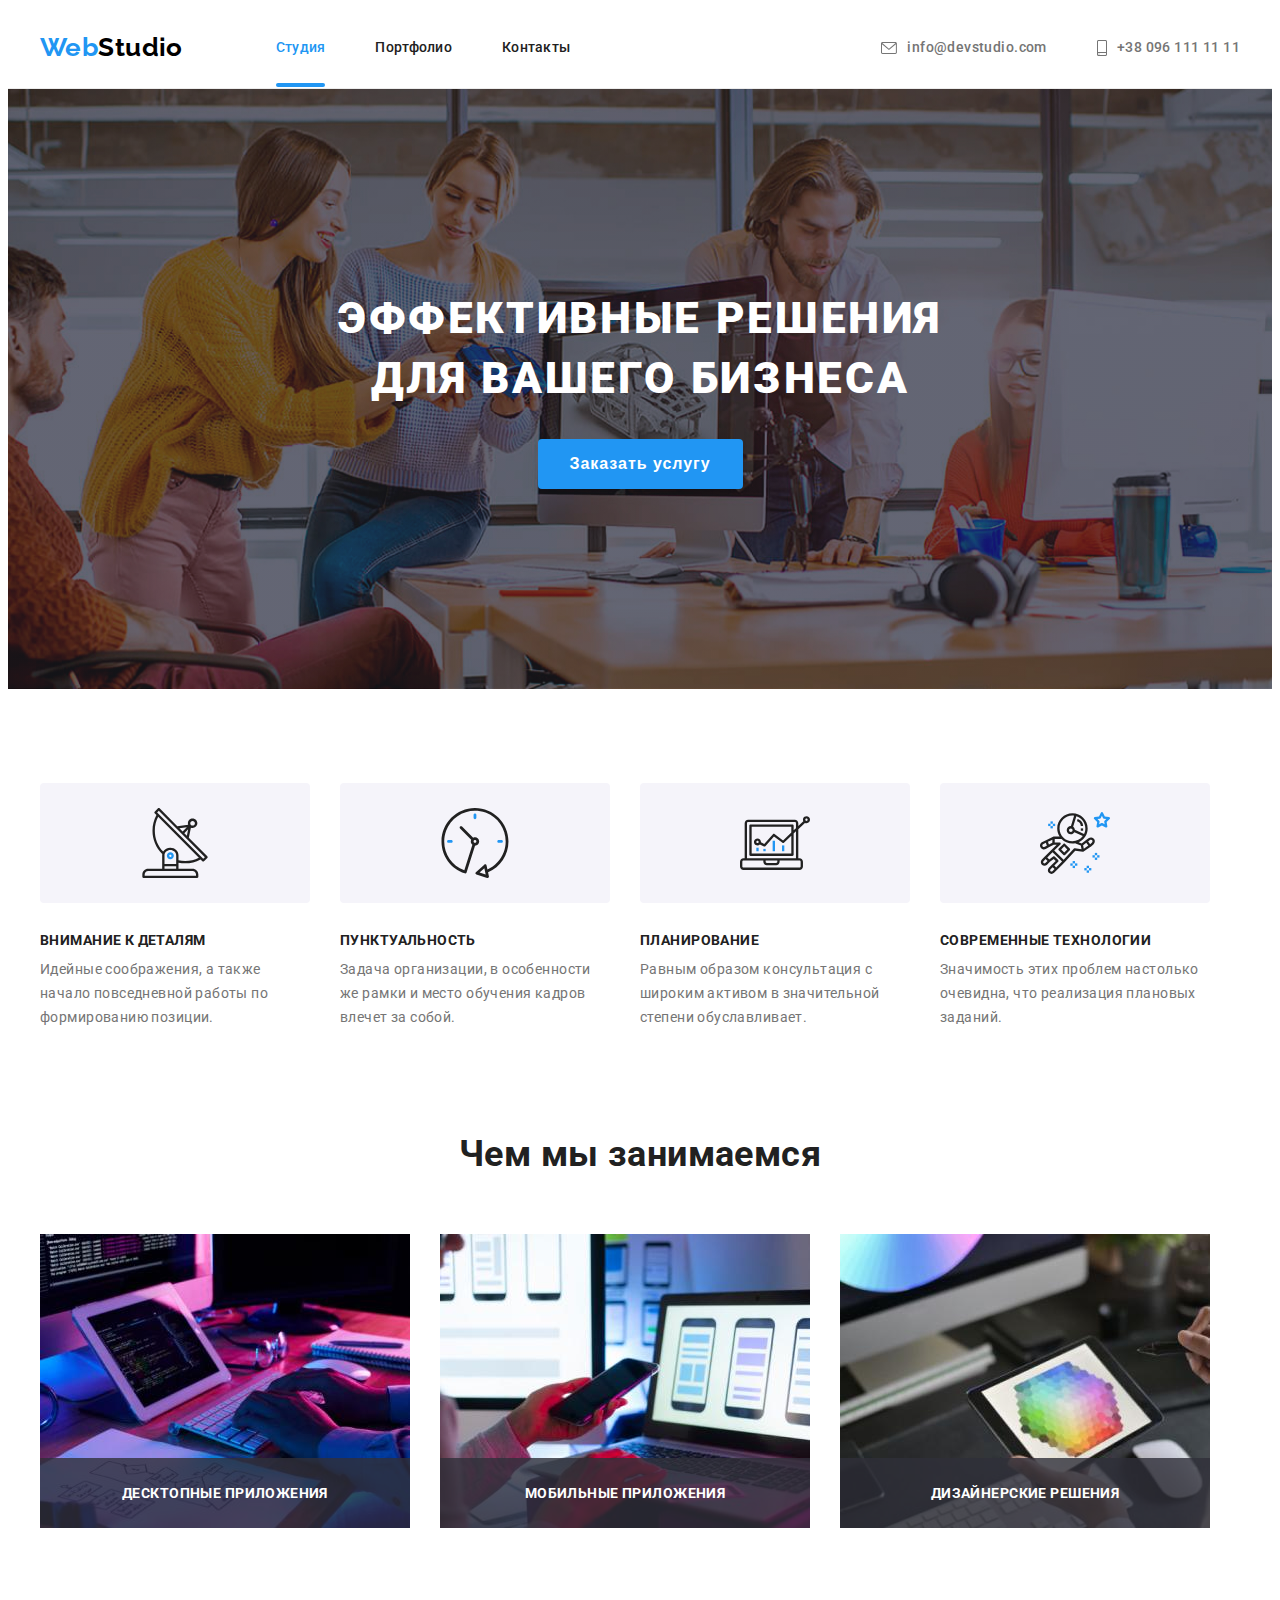
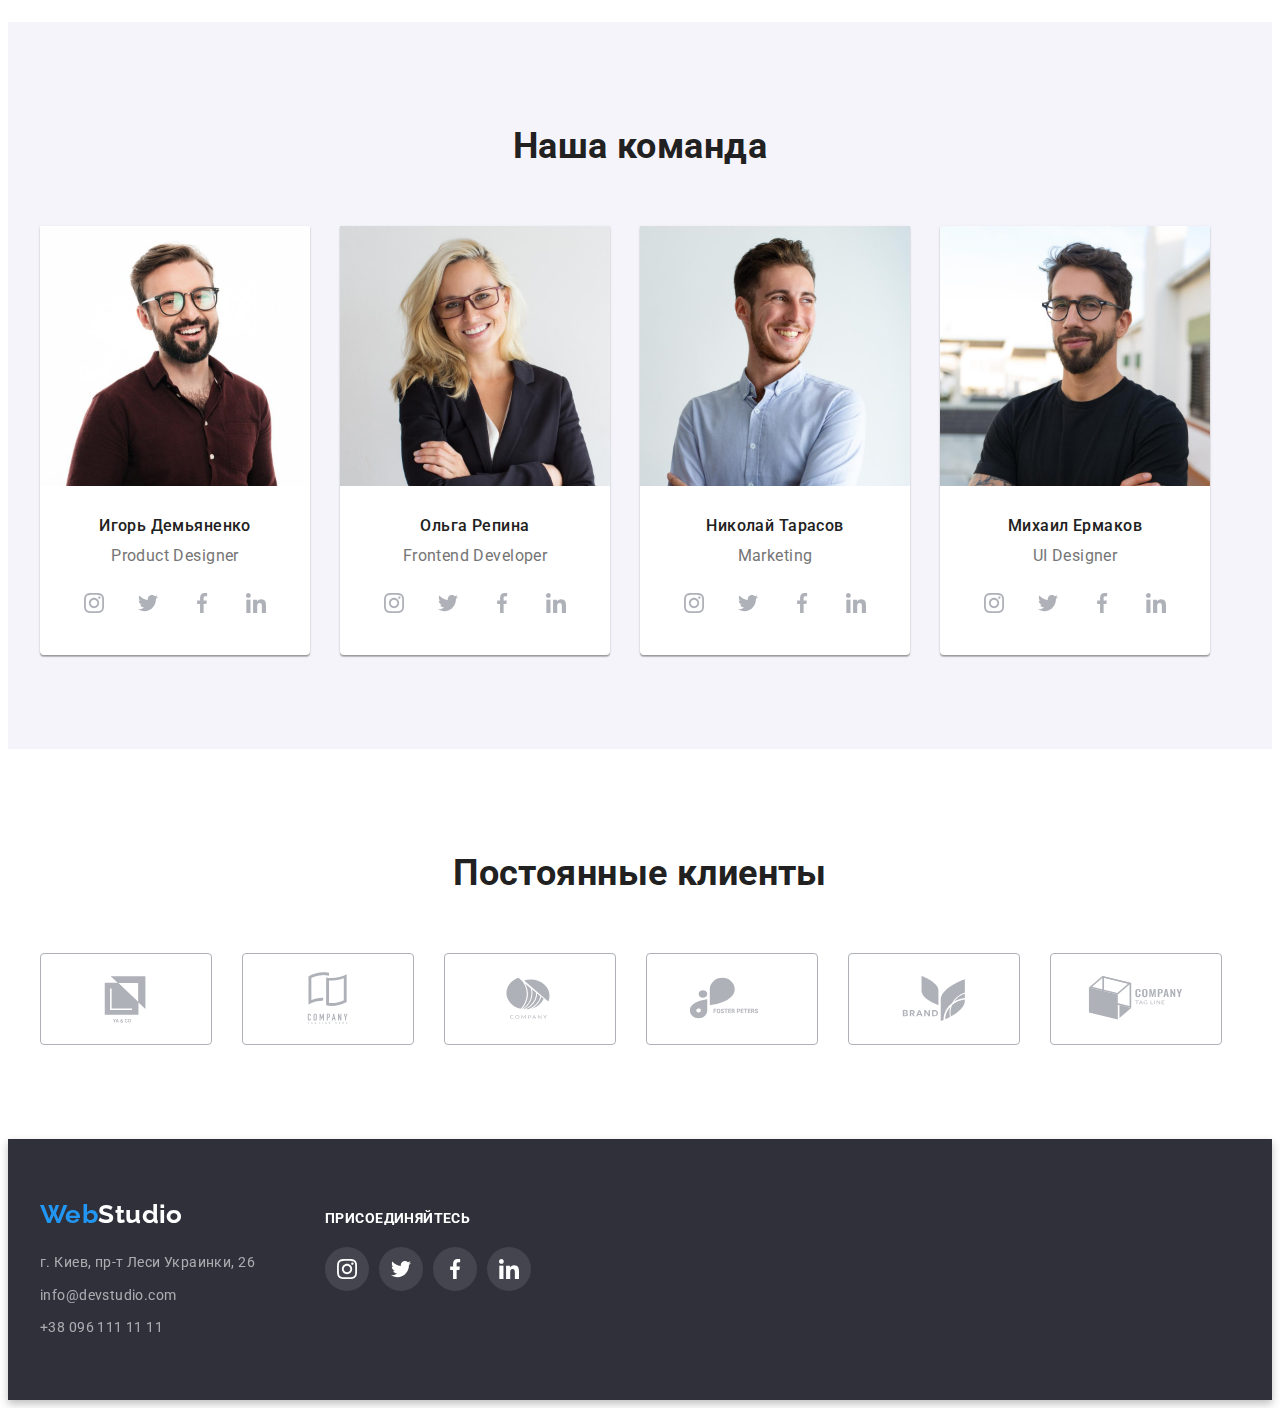
<file: index.html>
<!DOCTYPE html>
<html lang="ru">
  <head>
    <meta charset="UTF-8" />
    <meta http-equiv="X-UA-Compatible" content="IE=edge" />
    <meta name="viewport" content="width=device-width, initial-scale=1.0" />
    <link
      rel="stylesheet"
      href="https://cdnjs.cloudflare.com/ajax/libs/modern-normalize/1.1.0/modern-normalize.min.css"
      integrity="sha512-wpPYUAdjBVSE4KJnH1VR1HeZfpl1ub8YT/NKx4PuQ5NmX2tKuGu6U/JRp5y+Y8XG2tV+wKQpNHVUX03MfMFn9Q=="
      crossorigin="anonymous"
      referrerpolicy="no-referrer"
    />
    <link rel="preconnect" href="https://fonts.googleapis.com" />
    <link rel="preconnect" href="https://fonts.gstatic.com" crossorigin />
    <link
      href="https://fonts.googleapis.com/css2?family=Raleway:wght@700&family=Roboto:wght@400;500;700;900&display=swap"
      rel="stylesheet"
    />
    <link rel="stylesheet" href="./css/styles.css" />
    <title>WebStudio</title>
  </head>
  <body>
    <!-- header section -->
    <header class="header">
      <!-- navigation section -->
      <div class="container">
        <nav class="site-navigation">
          <a class="logo" href="./index.html">Web<span class="logo-header">Studio</span></a>
          <ul class="site-navigation-list">
            <li class="site-navigation-item">
              <a class="site-navigation-link current" href="./index.html">Студия</a>
            </li>
            <li class="site-navigation-item">
              <a class="site-navigation-link" href="./portfolio.html">Портфолио</a>
            </li>
            <li class="site-navigation-item">
              <a class="site-navigation-link" href="./contacts.html">Контакты</a>
            </li>
          </ul>
        </nav>
        <!-- contacts section -->
        <ul class="contacts-list">
          <li class="contacts-item">
            <a class="contacts-link" href="mailto:info@devstudio.com">
              <svg class="contacts-icon" width="16" height="12">
                <use href="./images/icons.svg#icon-envelope"></use>
              </svg>
              info@devstudio.com</a
            >
          </li>
          <li class="contacts-item">
            <a class="contacts-link" href="tel:+380961111111">
              <svg class="contacts-icon" width="10" height="16">
                <use contacts-icon href="./images/icons.svg#icon-phone"></use>
              </svg>
              +38 096 111 11 11
            </a>
          </li>
        </ul>
      </div>
    </header>
    <main>
      <!-- hero section -->
      <section class="hero">
        <div class="container">
          <h1 class="hero-title">Эффективные решения для вашего бизнеса</h1>
          <button class="hero-button button" data-modal-open type="button">Заказать услугу</button>
          <div class="backdrop is-hidden" data-modal>
            <div class="modal">
              <button class="modal-close-button button" data-modal-close type="button">
                <svg class="close-icon" width="18" height="18">
                  <use href="./images/icons.svg#icon-close"></use>
                </svg>
              </button>
            </div>
          </div>
        </div>
      </section>
      <!-- our advantages -->
      <section class="section">
        <h2 class="visually-hidden">Наши приемущества</h2>
        <div class="container">
          <ul class="advantages-list">
            <li class="advantages-item">
              <div class="advantages-picture">
                <svg width="70" height="70">
                  <use href="./images/icons.svg#icon-antenna"></use>
                </svg>
              </div>
              <h3 class="advantages-title">Внимание к деталям</h3>
              <p class="advantages-text">
                Идейные соображения, а также начало повседневной работы по формированию позиции.
              </p>
            </li>
            <li class="advantages-item">
              <div class="advantages-picture">
                <svg width="70" height="70">
                  <use href="./images/icons.svg#icon-clock"></use>
                </svg>
              </div>
              <h3 class="advantages-title">Пунктуальность</h3>
              <p class="advantages-text">
                Задача организации, в особенности же рамки и место обучения кадров влечет за собой.
              </p>
            </li>
            <li class="advantages-item">
              <div class="advantages-picture">
                <svg width="70" height="70">
                  <use href="./images/icons.svg#icon-diagram"></use>
                </svg>
              </div>
              <h3 class="advantages-title">Планирование</h3>
              <p class="advantages-text">
                Равным образом консультация с широким активом в значительной степени обуславливает.
              </p>
            </li>
            <li class="advantages-item">
              <div class="advantages-picture">
                <svg width="70" height="70">
                  <use href="./images/icons.svg#icon-astronaut"></use>
                </svg>
              </div>
              <h3 class="advantages-title">Современные технологии</h3>
              <p class="advantages-text">
                Значимость этих проблем настолько очевидна, что реализация плановых заданий.
              </p>
            </li>
          </ul>
        </div>
      </section>
      <!-- what we do section -->
      <section class="what-we-do-section section">
        <div class="container">
          <h2 class="section-title">Чем мы занимаемся</h2>
          <ul class="what-we-do-list">
            <li class="what-we-do-item">
              <img src="./images/box1.jpg" width="370" height="294" alt="box1" />
              <h3 class="what-we-do-item-overlay-title">Десктопные приложения</h3>
            </li>
            <li class="what-we-do-item">
              <img src="./images/box2.jpg" width="370" height="294" alt="box2" />
              <h3 class="what-we-do-item-overlay-title">Мобильные приложения</h3>
            </li>
            <li class="what-we-do-item">
              <img src="./images/box3.jpg" width="370" height="294" alt="box3" />
              <h3 class="what-we-do-item-overlay-title">Дизайнерские решения</h3>
            </li>
          </ul>
        </div>
      </section>
      <!-- our team section -->
      <section class="teammate-section section">
        <div class="container">
          <h2 class="section-title">Наша команда</h2>
          <ul class="teammate-list">
            <li class="teammate-item">
              <img src="./images/team-card-1.jpg" width="270" height="260" alt="Игорь Демьяненко" />
              <div class="teammate-description">
                <h3 class="teammate-title">Игорь Демьяненко</h3>
                <p class="teammate-text">Product Designer</p>
                <ul class="socials-list">
                  <li class="socials-item">
                    <a href="https://instagram.com/" target="_blank" class="socials-link">
                      <svg class="socials-icon" width="20" height="20">
                        <use href="./images/icons.svg#icon-instagram"></use>
                      </svg>
                    </a>
                  </li>
                  <li class="socials-item">
                    <a href="https://twitter.com/" target="_blank" class="socials-link">
                      <svg class="social-icon" width="20" height="20">
                        <use href="./images/icons.svg#icon-twitter"></use>
                      </svg>
                    </a>
                  </li>
                  <li class="socials-item">
                    <a href="https://facebook.com/" target="_blank" class="socials-link">
                      <svg class="socials-icon" width="20" height="20">
                        <use href="./images/icons.svg#icon-facebook"></use>
                      </svg>
                    </a>
                  </li>
                  <li class="socials-item">
                    <a href="https://linkedin.com/" target="_blank" class="socials-link">
                      <svg class="socials-icon" width="20" height="20">
                        <use href="./images/icons.svg#icon-linkedin"></use>
                      </svg>
                    </a>
                  </li>
                </ul>
              </div>
            </li>
            <li class="teammate-item">
              <img src="./images/team-card-2.jpg" width="270" height="260" alt="Ольга Репина" />
              <div class="teammate-description">
                <h3 class="teammate-title">Ольга Репина</h3>
                <p class="teammate-text">Frontend Developer</p>
                <ul class="socials-list">
                  <li class="socials-item">
                    <a href="https://instagram.com/" target="_blank" class="socials-link">
                      <svg class="socials-icon" width="20" height="20">
                        <use href="./images/icons.svg#icon-instagram"></use>
                      </svg>
                    </a>
                  </li>
                  <li class="socials-item">
                    <a href="https://twitter.com/" target="_blank" class="socials-link">
                      <svg class="social-icon" width="20" height="20">
                        <use href="./images/icons.svg#icon-twitter"></use>
                      </svg>
                    </a>
                  </li>
                  <li class="socials-item">
                    <a href="https://facebook.com/" target="_blank" class="socials-link">
                      <svg class="socials-icon" width="20" height="20">
                        <use href="./images/icons.svg#icon-facebook"></use>
                      </svg>
                    </a>
                  </li>
                  <li class="socials-item">
                    <a href="https://linkedin.com/" target="_blank" class="socials-link">
                      <svg class="socials-icon" width="20" height="20">
                        <use href="./images/icons.svg#icon-linkedin"></use>
                      </svg>
                    </a>
                  </li>
                </ul>
              </div>
            </li>
            <li class="teammate-item">
              <img src="./images/team-card-3.jpg" width="270" height="260" alt="Николай Тарасов" />
              <div class="teammate-description">
                <h3 class="teammate-title">Николай Тарасов</h3>
                <p class="teammate-text">Marketing</p>
                <ul class="socials-list">
                  <li class="socials-item">
                    <a href="https://instagram.com/" target="_blank" class="socials-link">
                      <svg class="socials-icon" width="20" height="20">
                        <use href="./images/icons.svg#icon-instagram"></use>
                      </svg>
                    </a>
                  </li>
                  <li class="socials-item">
                    <a href="https://twitter.com/" target="_blank" class="socials-link">
                      <svg class="social-icon" width="20" height="20">
                        <use href="./images/icons.svg#icon-twitter"></use>
                      </svg>
                    </a>
                  </li>
                  <li class="socials-item">
                    <a href="https://facebook.com/" target="_blank" class="socials-link">
                      <svg class="socials-icon" width="20" height="20">
                        <use href="./images/icons.svg#icon-facebook"></use>
                      </svg>
                    </a>
                  </li>
                  <li class="socials-item">
                    <a href="https://linkedin.com/" target="_blank" class="socials-link">
                      <svg class="socials-icon" width="20" height="20">
                        <use href="./images/icons.svg#icon-linkedin"></use>
                      </svg>
                    </a>
                  </li>
                </ul>
              </div>
            </li>
            <li class="teammate-item">
              <img src="./images/team-card-4.jpg" width="270" height="260" alt="Михаил Ермаков" />
              <div class="teammate-description">
                <h3 class="teammate-title">Михаил Ермаков</h3>
                <p class="teammate-text">UI Designer</p>
                <ul class="socials-list">
                  <li class="socials-item">
                    <a href="https://instagram.com/" target="_blank" class="socials-link">
                      <svg class="socials-icon" width="20" height="20">
                        <use href="./images/icons.svg#icon-instagram"></use>
                      </svg>
                    </a>
                  </li>
                  <li class="socials-item">
                    <a href="https://twitter.com/" target="_blank" class="socials-link">
                      <svg class="social-icon" width="20" height="20">
                        <use href="./images/icons.svg#icon-twitter"></use>
                      </svg>
                    </a>
                  </li>
                  <li class="socials-item">
                    <a href="https://facebook.com/" target="_blank" class="socials-link">
                      <svg class="socials-icon" width="20" height="20">
                        <use href="./images/icons.svg#icon-facebook"></use>
                      </svg>
                    </a>
                  </li>
                  <li class="socials-item">
                    <a href="https://linkedin.com/" target="_blank" class="socials-link">
                      <svg class="socials-icon" width="20" height="20">
                        <use href="./images/icons.svg#icon-linkedin"></use>
                      </svg>
                    </a>
                  </li>
                </ul>
              </div>
            </li>
          </ul>
        </div>
      </section>
      <section class="section">
        <div class="container">
          <h2 class="section-title">Постоянные клиенты</h2>
          <ul class="clients-list">
            <li class="clients-item">
              <a href="" class="clients-link">
                <svg class="clients-icon" width="106" height="60">
                  <use href="./images/icons.svg#icon-client-1"></use>
                </svg>
              </a>
            </li>
            <li class="clients-item">
              <a href="" class="clients-link">
                <svg class="clients-icon" width="106" height="60">
                  <use href="./images/icons.svg#icon-client-2"></use>
                </svg>
              </a>
            </li>
            <li class="clients-item">
              <a href="" class="clients-link">
                <svg class="clients-icon" width="106" height="60">
                  <use href="./images/icons.svg#icon-client-3"></use>
                </svg>
              </a>
            </li>
            <li class="clients-item">
              <a href="" class="clients-link">
                <svg class="clients-icon" width="106" height="60">
                  <use href="./images/icons.svg#icon-client-4"></use>
                </svg>
              </a>
            </li>
            <li class="clients-item">
              <a href="" class="clients-link">
                <svg class="clients-icon" width="106" height="60">
                  <use href="./images/icons.svg#icon-client-5"></use>
                </svg>
              </a>
            </li>
            <li class="clients-item">
              <a href="" class="clients-link">
                <svg class="clients-icon" width="106" height="60">
                  <use href="./images/icons.svg#icon-client-6"></use>
                </svg>
              </a>
            </li>
          </ul>
        </div>
      </section>
    </main>
    <!-- footer section -->
    <footer class="footer">
      <div class="container">
        <div class="footer-address">
          <a class="logo" href="/">Web<span class="logo-footer">Studio</span></a>
          <address class="address">
            <ul class="address-list">
              <li class="address-item">
                <a class="address-link" href="/">г. Киев, пр-т Леси Украинки, 26</a>
              </li>
              <li class="address-item">
                <a class="address-link" href="mailto:info@devstudio.com">info@devstudio.com</a>
              </li>
              <li class="address-item">
                <a class="address-link" href="tel:+380961111111">+38 096 111 11 11</a>
              </li>
            </ul>
          </address>
        </div>
        <div class="footer-socials">
          <h3 class="footer-socials-title">Присоединяйтесь</h3>
          <ul class="footer-socials-list">
            <li class="footer-socials-item">
              <a href="https://instagram.com/" target="_blank" class="footer-socials-link">
                <svg class="socials-icon" width="20" height="20">
                  <use href="./images/icons.svg#icon-instagram"></use>
                </svg>
              </a>
            </li>
            <li class="footer-socials-item">
              <a href="https://twitter.com/" target="_blank" class="footer-socials-link">
                <svg class="social-icon" width="20" height="20">
                  <use href="./images/icons.svg#icon-twitter"></use>
                </svg>
              </a>
            </li>
            <li class="footer-socials-item">
              <a href="https://facebook.com/" target="_blank" class="footer-socials-link">
                <svg class="socials-icon" width="20" height="20">
                  <use href="./images/icons.svg#icon-facebook"></use>
                </svg>
              </a>
            </li>
            <li class="footer-socials-item">
              <a href="https://linkedin.com/" target="_blank" class="footer-socials-link">
                <svg class="socials-icon" width="20" height="20">
                  <use href="./images/icons.svg#icon-linkedin"></use>
                </svg>
              </a>
            </li>
          </ul>
        </div>
      </div>
    </footer>
    <script src="./js/modal.js"></script>
  </body>
</html>
</file>
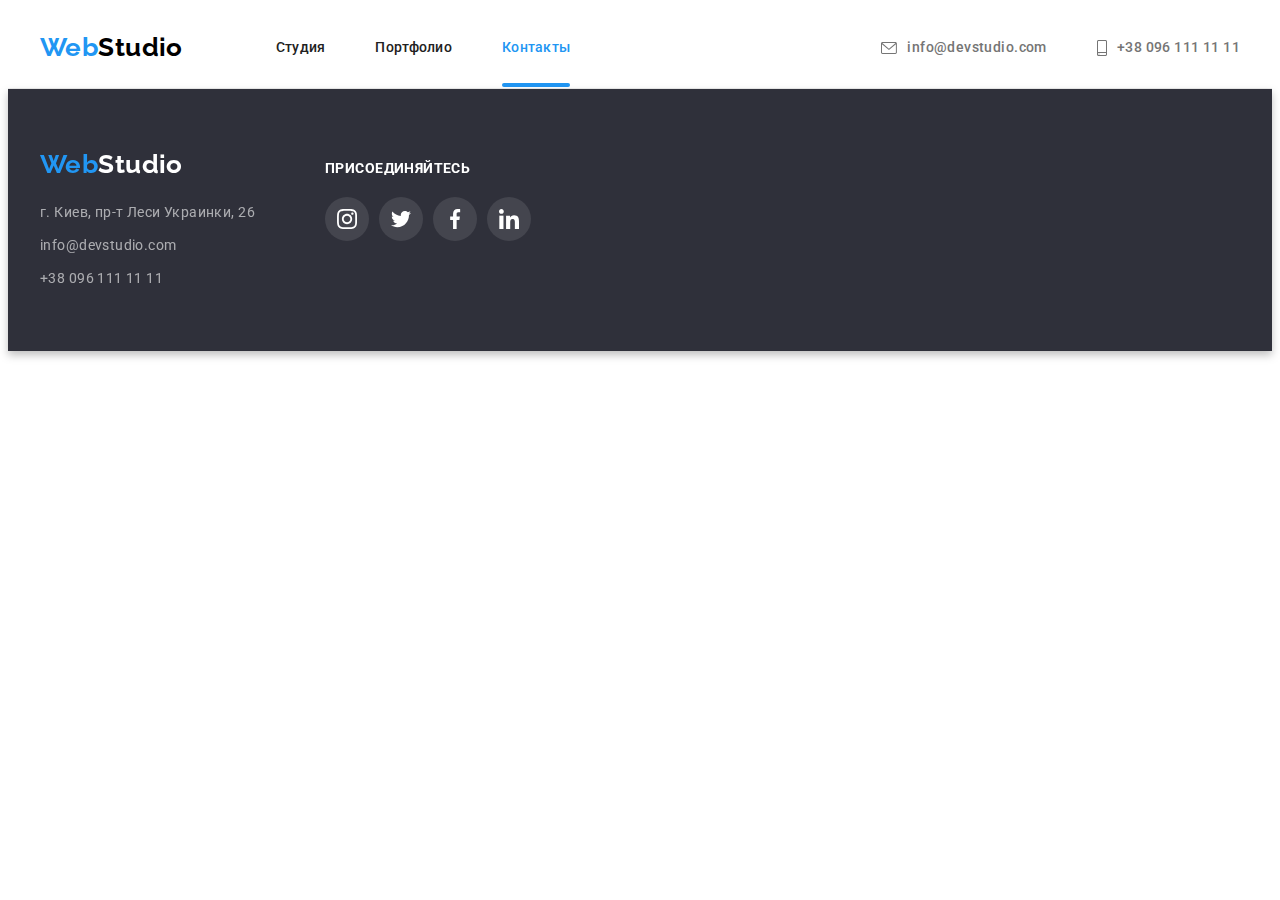
<file: contacts.html>
<!DOCTYPE html>
<html lang="ru">
  <head>
    <meta charset="UTF-8" />
    <meta http-equiv="X-UA-Compatible" content="IE=edge" />
    <meta name="viewport" content="width=device-width, initial-scale=1.0" />
    <link
      rel="stylesheet"
      href="https://cdnjs.cloudflare.com/ajax/libs/modern-normalize/1.1.0/modern-normalize.min.css"
      integrity="sha512-wpPYUAdjBVSE4KJnH1VR1HeZfpl1ub8YT/NKx4PuQ5NmX2tKuGu6U/JRp5y+Y8XG2tV+wKQpNHVUX03MfMFn9Q=="
      crossorigin="anonymous"
      referrerpolicy="no-referrer"
    />
    <link rel="preconnect" href="https://fonts.googleapis.com" />
    <link rel="preconnect" href="https://fonts.gstatic.com" crossorigin />
    <link
      href="https://fonts.googleapis.com/css2?family=Raleway:wght@700&family=Roboto:wght@400;500;700;900&display=swap"
      rel="stylesheet"
    />
    <link rel="stylesheet" href="./css/styles.css" />
    <title>WebStudio</title>
  </head>
  <body>
    <!-- header section -->
    <header class="header">
      <!-- navigation section -->
      <div class="container">
        <nav class="site-navigation">
          <a class="logo" href="./index.html">Web<span class="logo-header">Studio</span></a>
          <ul class="site-navigation-list">
            <li class="site-navigation-item">
              <a class="site-navigation-link" href="./index.html">Студия</a>
            </li>
            <li class="site-navigation-item">
              <a class="site-navigation-link" href="./portfolio.html">Портфолио</a>
            </li>
            <li class="site-navigation-item">
              <a class="site-navigation-link  current" href="./contacts.html">Контакты</a>
            </li>
          </ul>
        </nav>
        <!-- contacts section -->
        <ul class="contacts-list">
          <li class="contacts-item">
            <a class="contacts-link" href="mailto:info@devstudio.com">
              <svg class="contacts-icon" width="16" height="12">
                <use href="./images/icons.svg#icon-envelope"></use>
              </svg>
              info@devstudio.com</a
            >
          </li>
          <li class="contacts-item">
            <a class="contacts-link" href="tel:+380961111111">
              <svg class="contacts-icon" width="10" height="16">
                <use contacts-icon href="./images/icons.svg#icon-phone"></use>
              </svg>
              +38 096 111 11 11
            </a>
          </li>
        </ul>
      </div>
    </header>
        <main></main>
        <!-- footer section -->
        <footer class="footer">
          <div class="container">
            <div class="footer-address">
              <a class="logo" href="/">Web<span class="logo-footer">Studio</span></a>
              <address class="address">
                <ul class="address-list">
                  <li class="address-item">
                    <a class="address-link" href="/">г. Киев, пр-т Леси Украинки, 26</a>
                  </li>
                  <li class="address-item">
                    <a class="address-link" href="mailto:info@devstudio.com">info@devstudio.com</a>
                  </li>
                  <li class="address-item">
                    <a class="address-link" href="tel:+380961111111">+38 096 111 11 11</a>
                  </li>
                </ul>
              </address>
            </div>
            <div class="footer-socials">
              <h3 class="footer-socials-title">Присоединяйтесь</h3>
              <ul class="footer-socials-list">
                <li class="footer-socials-item">
                  <a href="https://instagram.com/" target="_blank" class="footer-socials-link">
                    <svg class="socials-icon" width="20" height="20">
                      <use href="./images/icons.svg#icon-instagram"></use>
                    </svg>
                  </a>
                </li>
                <li class="footer-socials-item">
                  <a href="https://twitter.com/" target="_blank" class="footer-socials-link">
                    <svg class="social-icon" width="20" height="20">
                      <use href="./images/icons.svg#icon-twitter"></use>
                    </svg>
                  </a>
                </li>
                <li class="footer-socials-item">
                  <a href="https://facebook.com/" target="_blank" class="footer-socials-link">
                    <svg class="socials-icon" width="20" height="20">
                      <use href="./images/icons.svg#icon-facebook"></use>
                    </svg>
                  </a>
                </li>
                <li class="footer-socials-item">
                  <a href="https://linkedin.com/" target="_blank" class="footer-socials-link">
                    <svg class="socials-icon" width="20" height="20">
                      <use href="./images/icons.svg#icon-linkedin"></use>
                    </svg>
                  </a>
                </li>
              </ul>
            </div>
          </div>
        </footer>
      </body>
    </html>
  </body>
</html>
</file>
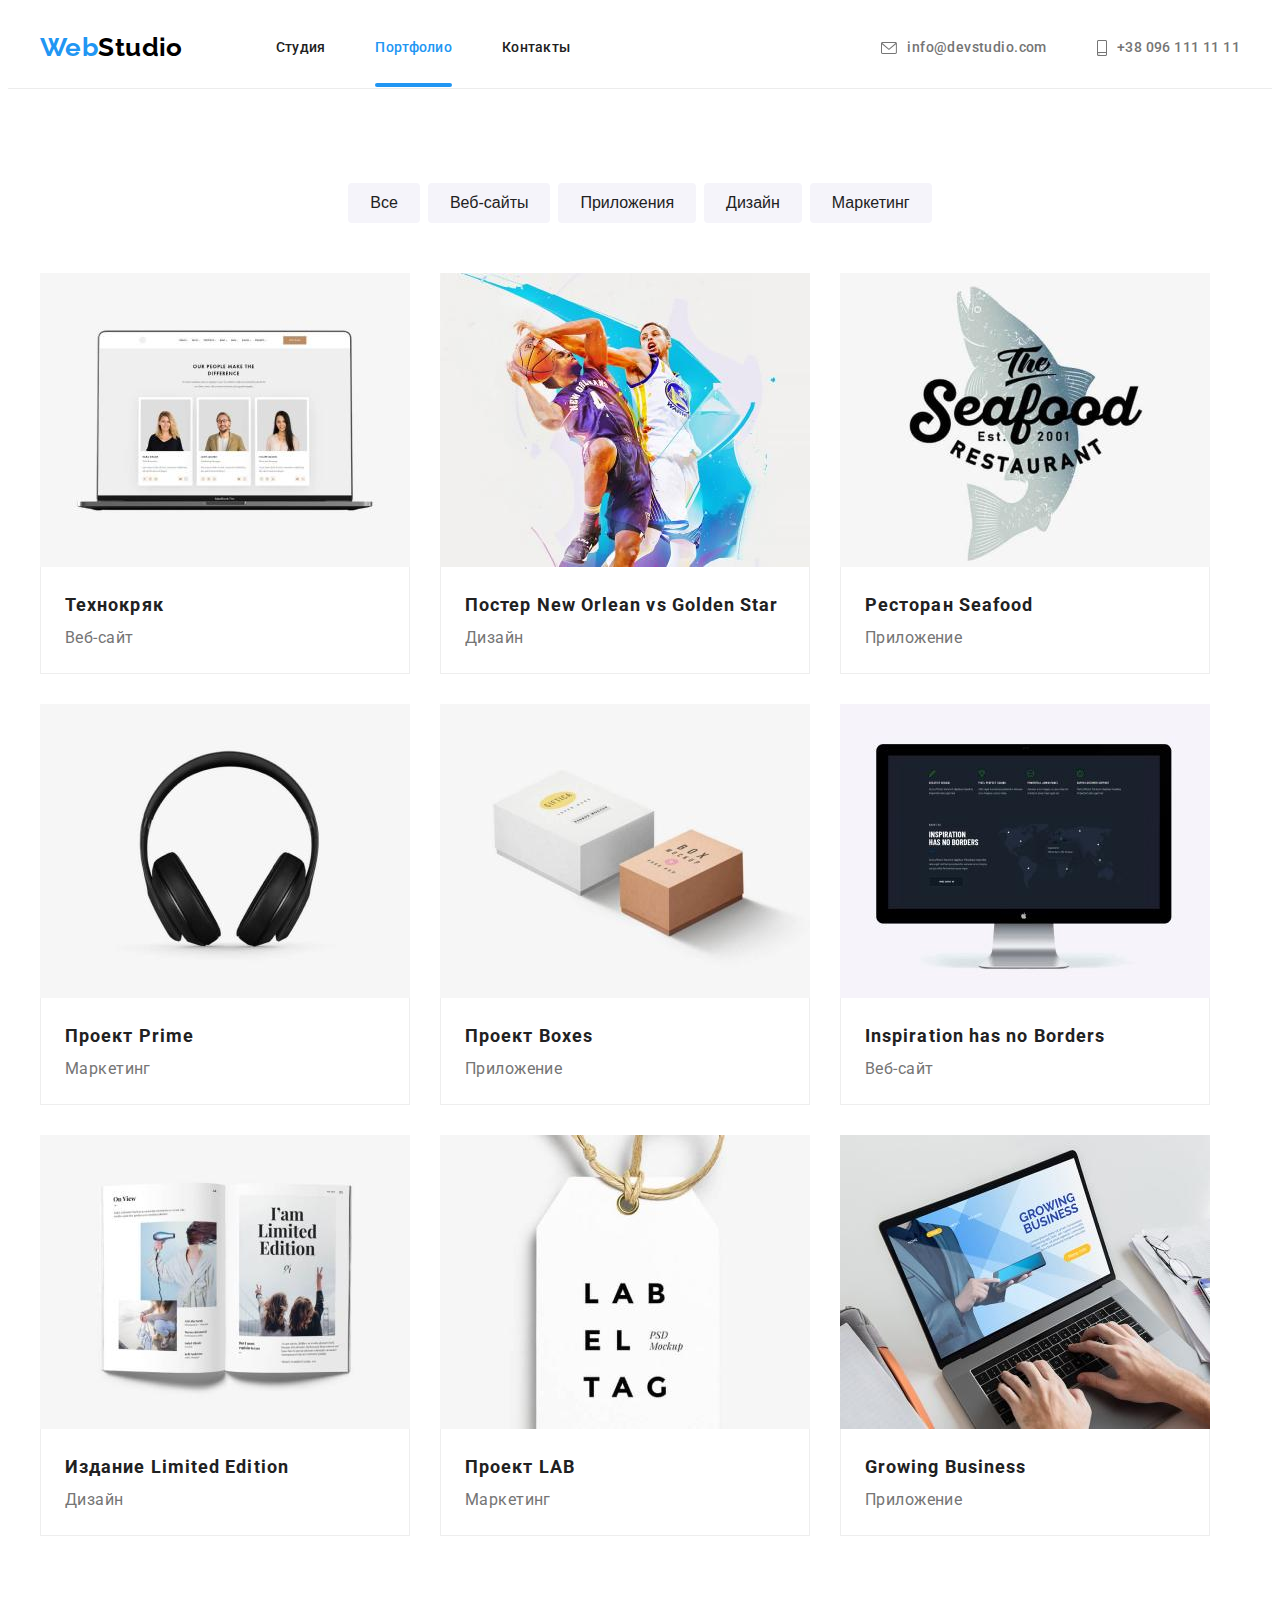
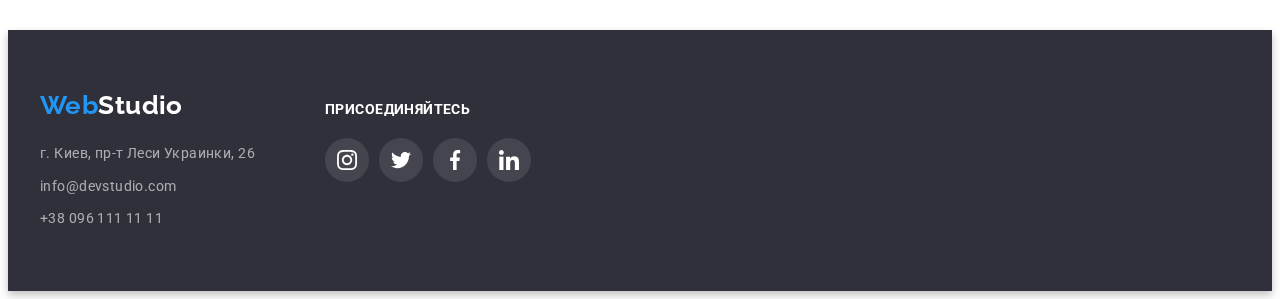
<file: portfolio.html>
<!DOCTYPE html>
<html lang="ru">
  <head>
    <meta charset="UTF-8" />
    <meta http-equiv="X-UA-Compatible" content="IE=edge" />
    <meta name="viewport" content="width=device-width, initial-scale=1.0" />
    <link
      rel="stylesheet"
      href="https://cdnjs.cloudflare.com/ajax/libs/modern-normalize/1.1.0/modern-normalize.min.css"
      integrity="sha512-wpPYUAdjBVSE4KJnH1VR1HeZfpl1ub8YT/NKx4PuQ5NmX2tKuGu6U/JRp5y+Y8XG2tV+wKQpNHVUX03MfMFn9Q=="
      crossorigin="anonymous"
      referrerpolicy="no-referrer"
    />
    <link rel="preconnect" href="https://fonts.googleapis.com" />
    <link rel="preconnect" href="https://fonts.gstatic.com" crossorigin />
    <link
      href="https://fonts.googleapis.com/css2?family=Raleway:wght@700&family=Roboto:wght@400;500;700;900&display=swap"
      rel="stylesheet"
    />
    <link rel="stylesheet" href="./css/styles.css" />
    <title>WebStudio</title>
  </head>
  <body>
    <!-- header section -->
    <header class="header">
      <!-- navigation section -->
      <div class="container">
        <nav class="site-navigation">
          <a class="logo" href="./index.html">Web<span class="logo-header">Studio</span></a>
          <ul class="site-navigation-list">
            <li class="site-navigation-item">
              <a class="site-navigation-link" href="./index.html">Студия</a>
            </li>
            <li class="site-navigation-item">
              <a class="site-navigation-link current" href="./portfolio.html">Портфолио</a>
            </li>
            <li class="site-navigation-item">
              <a class="site-navigation-link" href="./contacts.html">Контакты</a>
            </li>
          </ul>
        </nav>
        <!-- contacts section -->
        <ul class="contacts-list">
          <li class="contacts-item">
            <a class="contacts-link" href="mailto:info@devstudio.com">
              <svg class="contacts-icon" width="16" height="12">
                <use href="./images/icons.svg#icon-envelope"></use>
              </svg>
              info@devstudio.com</a
            >
          </li>
          <li class="contacts-item">
            <a class="contacts-link" href="tel:+380961111111">
              <svg class="contacts-icon" width="10" height="16">
                <use contacts-icon href="./images/icons.svg#icon-phone"></use>
              </svg>
              +38 096 111 11 11
            </a>
          </li>
        </ul>
      </div>
    </header>
    <main>
      <!-- filter section -->
      <section class="section">
        <div class="container">
          <h1 class="visually-hidden">Портфолио</h1>
          <ul class="filter-buttons-list">
            <li class="filter-button-item">
              <button type="button" class="filter-button button">Все</button>
            </li>
            <li class="filter-button-item">
              <button type="button" class="filter-button button">Веб-сайты</button>
            </li>
            <li class="filter-button-item">
              <button type="button" class="filter-button button">Приложения</button>
            </li>
            <li class="filter-button-item">
              <button type="button" class="filter-button button">Дизайн</button>
            </li>
            <li class="filter-button-item">
              <button type="button" class="filter-button button">Маркетинг</button>
            </li>
          </ul>
          <!-- portfolio section -->
          <ul class="portfolio-list">
            <li class="portfolio-item">
              <a class="portfolio-link" href="#">
                <div class="portfolio-card-overlay">
                  <img src="./images/project-1.jpg" width="370" height="294" alt="Технокряк" />
                  <p class="portfolio-overlay-text">
                    Технокряк это современная площадка распространения коронавируса. Компании
                    используют эту платформу для цифрового шпионажа и атак на защищённые сервера
                    конкурентов.
                  </p>
                </div>
                <div class="portfolio-card-thumb">
                  <h2 class="portfolio-title">Технокряк</h2>
                  <p class="portfolio-description">Веб-сайт</p>
                </div>
              </a>
            </li>
            <li class="portfolio-item">
              <a class="portfolio-link" href="#">
                <div class="portfolio-card-overlay">
                  <img
                    src="./images/project-2.jpg"
                    width="370"
                    height="294"
                    alt="Постер New Orlean vs Golden Star"
                  />

                  <p class="portfolio-overlay-text">
                    Технокряк это современная площадка распространения коронавируса. Компании
                    используют эту платформу для цифрового шпионажа и атак на защищённые сервера
                    конкурентов.
                  </p>
                </div>
                <div class="portfolio-card-thumb">
                  <h2 class="portfolio-title">Постер New Orlean vs Golden Star</h2>
                  <p class="portfolio-description">Дизайн</p>
                </div>
              </a>
            </li>
            <li class="portfolio-item">
              <a class="portfolio-link" href="#">
                <div class="portfolio-card-overlay">
                  <img
                    src="./images/project-3.jpg"
                    width="370"
                    height="294"
                    alt="Ресторан Seafood"
                  />
                  <p class="portfolio-overlay-text">
                    Технокряк это современная площадка распространения коронавируса. Компании
                    используют эту платформу для цифрового шпионажа и атак на защищённые сервера
                    конкурентов.
                  </p>
                </div>
                <div class="portfolio-card-thumb">
                  <h2 class="portfolio-title">Ресторан Seafood</h2>
                  <p class="portfolio-description">Приложение</p>
                </div>
              </a>
            </li>
            <li class="portfolio-item">
              <a class="portfolio-link" href="#">
                <div class="portfolio-card-overlay">
                  <img src="./images/project-4.jpg" width="370" height="294" alt="Проект Prime" />
                  <p class="portfolio-overlay-text">
                    Технокряк это современная площадка распространения коронавируса. Компании
                    используют эту платформу для цифрового шпионажа и атак на защищённые сервера
                    конкурентов.
                  </p>
                </div>
                <div class="portfolio-card-thumb">
                  <h2 class="portfolio-title">Проект Prime</h2>
                  <p class="portfolio-description">Маркетинг</p>
                </div>
              </a>
            </li>
            <li class="portfolio-item">
              <a class="portfolio-link" href="#">
                <div class="portfolio-card-overlay">
                  <img src="./images/project-5.jpg" width="370" height="294" alt="Проект Boxes" />
                  <p class="portfolio-overlay-text">
                    Технокряк это современная площадка распространения коронавируса. Компании
                    используют эту платформу для цифрового шпионажа и атак на защищённые сервера
                    конкурентов.
                  </p>
                </div>
                <div class="portfolio-card-thumb">
                  <h2 class="portfolio-title">Проект Boxes</h2>
                  <p class="portfolio-description">Приложение</p>
                </div>
              </a>
            </li>
            <li class="portfolio-item">
              <a class="portfolio-link" href="#">
                <div class="portfolio-card-overlay">
                  <img
                    src="./images/project-6.jpg"
                    width="370"
                    height="294"
                    alt="Inspiration has no Borders"
                  />
                  <p class="portfolio-overlay-text">
                    Технокряк это современная площадка распространения коронавируса. Компании
                    используют эту платформу для цифрового шпионажа и атак на защищённые сервера
                    конкурентов.
                  </p>
                </div>
                <div class="portfolio-card-thumb">
                  <h2 class="portfolio-title">Inspiration has no Borders</h2>
                  <p class="portfolio-description">Веб-сайт</p>
                </div>
              </a>
            </li>
            <li class="portfolio-item">
              <a class="portfolio-link" href="#">
                <div class="portfolio-card-overlay">
                  <img
                    src="./images/project-7.jpg"
                    width="370"
                    height="294"
                    alt="Издание Limited Edition"
                  />
                  <p class="portfolio-overlay-text">
                    Технокряк это современная площадка распространения коронавируса. Компании
                    используют эту платформу для цифрового шпионажа и атак на защищённые сервера
                    конкурентов.
                  </p>
                </div>
                <div class="portfolio-card-thumb">
                  <h2 class="portfolio-title">Издание Limited Edition</h2>
                  <p class="portfolio-description">Дизайн</p>
                </div>
              </a>
            </li>
            <li class="portfolio-item">
              <a class="portfolio-link" href="#">
                <div class="portfolio-card-overlay">
                  <img src="./images/project-8.jpg" width="370" height="294" alt="Проект LAB" />
                  <p class="portfolio-overlay-text">
                    Технокряк это современная площадка распространения коронавируса. Компании
                    используют эту платформу для цифрового шпионажа и атак на защищённые сервера
                    конкурентов.
                  </p>
                </div>
                <div class="portfolio-card-thumb">
                  <h2 class="portfolio-title">Проект LAB</h2>
                  <p class="portfolio-description">Маркетинг</p>
                </div>
              </a>
            </li>
            <li class="portfolio-item">
              <a class="portfolio-link" href="#">
                <div class="portfolio-card-overlay">
                  <img
                    src="./images/project-9.jpg"
                    width="370"
                    height="294"
                    alt="Growing Business"
                  />
                  <p class="portfolio-overlay-text">
                    Технокряк это современная площадка распространения коронавируса. Компании
                    используют эту платформу для цифрового шпионажа и атак на защищённые сервера
                    конкурентов.
                  </p>
                </div>
                <div class="portfolio-card-thumb">
                  <h2 class="portfolio-title">Growing Business</h2>
                  <p class="portfolio-description">Приложение</p>
                </div>
              </a>
            </li>
          </ul>
        </div>
      </section>
    </main>
    <!-- footer section -->
    <footer class="footer">
      <div class="container">
        <div class="footer-address">
          <a class="logo" href="/">Web<span class="logo-footer">Studio</span></a>
          <address class="address">
            <ul class="address-list">
              <li class="address-item">
                <a class="address-link" href="/">г. Киев, пр-т Леси Украинки, 26</a>
              </li>
              <li class="address-item">
                <a class="address-link" href="mailto:info@devstudio.com">info@devstudio.com</a>
              </li>
              <li class="address-item">
                <a class="address-link" href="tel:+380961111111">+38 096 111 11 11</a>
              </li>
            </ul>
          </address>
        </div>
        <div class="footer-socials">
          <h3 class="footer-socials-title">Присоединяйтесь</h3>
          <ul class="footer-socials-list">
            <li class="footer-socials-item">
              <a href="https://instagram.com/" target="_blank" class="footer-socials-link">
                <svg class="socials-icon" width="20" height="20">
                  <use href="./images/icons.svg#icon-instagram"></use>
                </svg>
              </a>
            </li>
            <li class="footer-socials-item">
              <a href="https://twitter.com/" target="_blank" class="footer-socials-link">
                <svg class="social-icon" width="20" height="20">
                  <use href="./images/icons.svg#icon-twitter"></use>
                </svg>
              </a>
            </li>
            <li class="footer-socials-item">
              <a href="https://facebook.com/" target="_blank" class="footer-socials-link">
                <svg class="socials-icon" width="20" height="20">
                  <use href="./images/icons.svg#icon-facebook"></use>
                </svg>
              </a>
            </li>
            <li class="footer-socials-item">
              <a href="https://linkedin.com/" target="_blank" class="footer-socials-link">
                <svg class="socials-icon" width="20" height="20">
                  <use href="./images/icons.svg#icon-linkedin"></use>
                </svg>
              </a>
            </li>
          </ul>
        </div>
      </div>
    </footer>
  </body>
</html>
</file>
<file: css/styles.css>
:root {
  --primary-text-font: 'Roboto', sans-serif;
  --secondary-text-font: 'Raleway', sans-serif;
  --general-white: #ffffff;
  --general-black: #000000;
  --primary-text-color: #212121;
  --secondary-text-color: #757575;
  --accent-color: #2196f3;
  --primary-background-color: #2f303a;
  --secondary-background-color: #f5f4fa;
  --tertiary-background-color: #e5e5e5;
  --footer-contacts-color: rgba(255, 255, 255, 0.6);
  --icons-color: #afb1b8;
  --transition-duration: 250ms;
  --transition-function: cubic-bezier(0.4, 0, 0.2, 1);
}

body {
  background-color: #ffffff;
  font-family: var(--primary-text-font);
  letter-spacing: 0.03em;
  font-size: 14px;
  line-height: 1.71;
  color: var(--secondary-text-color);
}
/* utilities */
h1,
h2,
h3,
h4,
h5,
h6,
p {
  margin: 0;
}
ul {
  margin: 0;
  padding: 0;
  list-style: none;
}
img {
  display: block;
  max-width: 100%;
  height: auto;
}
a {
  text-decoration: none;
}
button {
  cursor: pointer;
  border: none;
}
.visually-hidden {
  position: absolute;
  width: 1px;
  height: 1px;
  margin: -1px;
  border: 0;
  padding: 0;
  white-space: nowrap;
  clip-path: inset(100%);
  clip: rect(0 0 0 0);
  overflow: hidden;
}
.container {
  width: 1200px;
  margin: 0 auto;
  padding-left: 15px;
  padding-right: 15px;
}
.section {
  padding-top: 94px;
  padding-bottom: 94px;
}

/* header section */
.header .container {
  display: flex;
}
.header {
  border-bottom: 1px solid #ececec;
}

.logo {
  padding-top: 24px;
  padding-bottom: 25px;
  font-family: var(--secondary-text-font);
  font-weight: 700;
  font-size: 26px;
  line-height: 1.19;
  color: var(--accent-color);
}
.logo-footer {
  color: var(--general-white);
}
.logo-header {
  color: var(--general-black);
}
/* navigation section */

.site-navigation {
  display: flex;
  align-items: center;
}
.site-navigation-list {
  display: flex;
  margin-left: 93px;
}
.site-navigation-item:not(:last-child) {
  margin-right: 50px;
}
.site-navigation-link {
  position: relative;
  padding-top: 32px;
  padding-bottom: 32px;
  font-weight: 500;
  line-height: 1.14;
  letter-spacing: 0.02em;
  color: var(--primary-text-color);
  transition: color var(--transition-duration) var(--transition-function);
}
.site-navigation-link:hover,
.site-navigation-link:focus {
  color: var(--accent-color);
}

.site-navigation-link.current {
  position: relative;
  color: var(--accent-color);
}

.site-navigation-link::before {
  content: '';
  position: absolute;
  bottom: 0;
  display: block;
  width: 100%;
  height: 4px;
  border-radius: 2px;
  background-color: var(--accent-color);
  opacity: 0;
  transform: scaleX(0);
  transition: transform var(--transition-duration) var(--transition-function),
    var(--transition-duration) var(--transition-function);
}
.site-navigation-link:hover::before {
  opacity: 1;
  transform: scaleX(1);
}
.site-navigation-link.current::after {
  content: '';
  position: absolute;
  display: block;
  width: 100%;
  height: 4px;
  bottom: 0;
  border-radius: 2px;
  background: var(--accent-color);
}

.contacts-item {
  display: flex;
}
.contacts-list {
  display: flex;
  margin-left: auto;
}
.contacts-item:not(:last-child) {
  margin-right: 50px;
}
.contacts-link {
  display: flex;
  align-items: center;
  font-weight: 500;
  color: inherit;
  transition: color var(--transition-duration) var(--transition-function),
    fill var(--transition-duration) var(--transition-function);
}
.contacts-icon {
  margin-right: 10px;
  fill: currentColor;
}
.contacts-link:hover,
.contacts-link:focus {
  color: var(--accent-color);
  fill: currentColor;
}

/* hero section */
.hero {
  max-width: 1600px;
  margin: 0 auto;
  padding-top: 200px;
  padding-bottom: 200px;
  text-align: center;
  align-items: center;
  background-image: linear-gradient(to right, rgba(47, 48, 58, 0.4), rgba(47, 48, 58, 0.4)),
    url(../images/hero-background.jpg);
  background-repeat: no-repeat;
  background-position: center;
  background-size: cover;
  background-color: var(--primary-background-color);
}

.hero-title {
  margin: 0 auto 30px;
  width: 696px;
  font-weight: 900;
  font-size: 44px;
  line-height: 1.36;

  word-wrap: break-word;
  letter-spacing: 0.06em;
  text-transform: uppercase;
  color: var(--general-white);
}
.hero-button {
  padding: 10px 32px;
  font-weight: 700;
  font-size: 16px;
  line-height: 1.87;

  letter-spacing: 0.06em;
  color: var(--general-white);
  background-color: var(--accent-color);
  box-shadow: 0px 4px 4px rgba(0, 0, 0, 0.15);
  border-radius: 4px;
  transition: background-color var(--transition-duration) var(--transition-function);
}
.hero-button:hover,
.hero-button:focus {
  background-color: #188ce8;
  box-shadow: 0px 4px 4px rgba(0, 0, 0, 0.15);
  border-radius: 4px;
}
.backdrop.is-hidden {
  visibility: hidden;
  opacity: 0;
  pointer-events: none;
}
.backdrop {
  position: fixed;
  top: 0;
  left: 0;
  width: 100%;
  height: 100%;
  transform: translate scale(0);
  background-color: rgba(0, 0, 0, 0.5);
  transition: opacity var(--transition-duration) var(--transition-function),
    visibility var(--transition-duration) var(--transition-function);
}
.modal {
  position: absolute;
  top: 50%;
  left: 50%;
  transform: translate(-50%, -50%) scale(1);
  width: 528px;
  height: 581px;
  background-color: var(--general-white);
  border: 1px solid var(--general-black);
  box-shadow: 0px 1px 3px rgba(0, 0, 0, 0.12), 0px 1px 1px rgba(0, 0, 0, 0.14),
    0px 2px 1px rgba(0, 0, 0, 0.2);
  border-radius: 4px;
}
.modal-close-button {
  position: absolute;
  display: flex;
  justify-content: center;
  align-items: center;
  margin: 0;
  top: 8px;
  right: 8px;
  width: 30px;
  height: 30px;
  border-radius: 50%;
  outline: none;
  cursor: pointer;
  border: 1px solid rgba(0, 0, 0, 0.1);
  background-color: var(--general-white);
}
/* main section */
.section-title {
  font-weight: 700;
  font-size: 36px;
  line-height: 1.67;
  text-align: center;
  margin-bottom: 50px;
  color: var(--primary-text-color);
}
.advantages-list {
  display: flex;
}
.advantages-item:not(:last-child) {
  margin-right: 30px;
}
.advantages-item {
  width: 270px;
}
.advantages-title {
  font-weight: 700;
  font-size: 14px;
  line-height: 1.14;
  text-transform: uppercase;

  color: var(--primary-text-color);
  margin-bottom: 10px;
}
.advantages-picture {
  display: flex;
  align-items: center;
  justify-content: center;
  width: 270px;
  height: 120px;
  margin-bottom: 30px;
  background-color: var(--secondary-background-color);
  border-radius: 4px;
}
.advantages-text {
  word-wrap: break-word;
}
/* what we do section*/
.what-we-do-list {
  display: flex;
}
.what-we-do-section {
  padding-top: 0;
}
.what-we-do-item {
  position: relative;
}
.what-we-do-item:not(:last-child) {
  margin-right: 30px;
}
.what-we-do-item-overlay-title {
  position: absolute;
  display: flex;
  align-items: center;
  justify-content: center;
  bottom: 0;
  width: 100%;
  height: 70px;
  font-weight: 700;
  font-size: 14px;
  line-height: 1.16;
  letter-spacing: 0.03em;
  text-transform: uppercase;
  color: var(--general-white);
  background-color: rgba(47, 48, 58, 0.8);
}

/* our team section */
.teammate-list {
  display: flex;
}
.teammate-section {
  background-color: var(--secondary-background-color);
}

.teammate-item {
  background-color: var(--general-white);
  box-shadow: 0px 1px 3px rgba(0, 0, 0, 0.12), 0px 1px 1px rgba(0, 0, 0, 0.14),
    0px 2px 1px rgba(0, 0, 0, 0.2);
  border-radius: 0px 0px 4px 4px;
}
.teammate-description {
  padding: 30px 0 30px 0;
}
.teammate-item:not(:last-child) {
  margin-right: 30px;
}
.teammate-title {
  font-weight: 500;
  font-size: 16px;
  text-align: center;
  line-height: 1.19;

  color: var(--primary-text-color);
}
.teammate-text {
  font-size: 16px;
  line-height: 1.19;
  text-align: center;
  margin-top: 10px;
}
.socials-item {
  fill: currentColor;
}
.socials-list {
  display: flex;
  justify-content: center;
  margin-top: 16px;
}

.socials-item:not(:last-child) {
  margin-right: 10px;
}

.socials-link {
  display: inline-flex;
  justify-content: center;
  align-items: center;
  width: 44px;
  height: 44px;
  border-radius: 50%;
  fill: var(--icons-color);
  transition: fill var(--transition-duration) var(--transition-function),
    background-color var(--transition-duration) var(--transition-function);
}

.socials-link:hover,
.socials-link:focus {
  background-color: var(--accent-color);
  fill: var(--general-white);
}
/* clients section */
.clients-item:not(:last-child) {
  margin-right: 30px;
}
.clients-list {
  display: flex;
}
.clients-link {
  display: flex;
  flex-direction: row;
  align-items: center;
  justify-content: center;
  width: 170px;
  height: 90px;
  border-radius: 4px;
  fill: var(--icons-color);
  border: 1px solid var(--icons-color);
  transition: fill var(--transition-duration) var(--transition-function),
    border var(--transition-duration) var(--transition-function);
}
.clients-link:hover,
.clients-link:focus {
  fill: var(--accent-color);
  border: 1px solid var(--accent-color);
}
/* portafolio start */
/* buttons section */
.filter {
  padding-top: 0;
}

.filter-buttons-list {
  display: flex;
  padding-bottom: 50px;
  justify-content: center;
}
.filter-button {
  padding: 6px 22px;
  height: 40px;
  font-weight: 500;
  font-size: 16px;
  line-height: 1.62;
  color: var(--primary-text-color);
  background-color: var(--secondary-background-color);
  border-radius: 4px;
  transition: color var(--transition-duration) var(--transition-function),
    background-color var(--transition-duration) var(--transition-function),
    box-shadow var(--transition-duration) var(--transition-function);
}
.filter-button:hover,
.filter-button:focus {
  color: var(--general-white);
  background-color: var(--accent-color);
  box-shadow: 0px 3px 1px rgba(0, 0, 0, 0.1), 0px 1px 2px rgba(0, 0, 0, 0.08),
    0px 2px 2px rgba(0, 0, 0, 0.12);
  border-radius: 4px;
}
.filter-button-item:not(:last-child) {
  margin-right: 8px;
}
/* portfolio section */
.portfolio-list {
  display: flex;
  flex-wrap: wrap;

  /* margin: -15px; */
}
/* .portfolio-item {
  margin: 15px;
} */
.portfolio-item:not(:nth-child(3n)) {
  margin-right: 30px;
}
.portfolio-item:not(:nth-last-child(-n + 3)) {
  margin-bottom: 30px;
}
.portfolio-link {
  display: block;
  transition: box-shadow var(--transition-duration) var(--transition-function);
}
.portfolio-link:hover,
.portfolio-link:focus {
  box-shadow: 0px 1px 1px rgba(0, 0, 0, 0.12), 0px 4px 4px rgba(0, 0, 0, 0.06),
    1px 4px 6px rgba(0, 0, 0, 0.16);
}
.portfolio-card-overlay {
  position: relative;
  overflow: hidden;
}

.portfolio-overlay-text {
  position: absolute;
  top: 100%;
  left: 0;
  width: 100%;
  height: 100%;
  padding: 63px 24px;
  font-size: 18px;
  line-height: 1.56;
  color: var(--general-white);
  background-color: rgba(33, 150, 243, 0.9);
  opacity: 0;
  transition: transform var(--transition-duration) var(--transition-function),
    opacity var(--transition-duration) var(--transition-function);
}

.portfolio-link:hover .portfolio-overlay-text,
.portfolio-link:focus .portfolio-overlay-text {
  transform: translateY(-100%);
  opacity: 1;
}

.portfolio-card-thumb {
  border: 1px solid #eeeeee;
  border-top: none;
  padding: 20px 24px;
}

.portfolio-title {
  font-weight: 700;
  font-size: 18px;
  line-height: 2;
  letter-spacing: 0.06em;
  color: var(--primary-text-color);
}
.portfolio-description {
  font-size: 16px;
  line-height: 1.87;
  color: var(--secondary-text-color);
}
/* portfolio end */
/* footer section */
.footer {
  padding-top: 60px;
  padding-bottom: 60px;
  background-color: var(--primary-background-color);
  filter: drop-shadow(0px 4px 4px rgba(0, 0, 0, 0.25));
}
.footer .logo {
  padding: 0;
}
.address {
  margin-top: 20px;
  font-style: normal;
}
.address-item:not(:last-child) {
  margin-bottom: 9px;
}
.address-link {
  color: var(--footer-contacts-color);
  transition: color var(--transition-duration) var(--transition-function);
}
.address-link:hover,
.address-link:focus {
  color: var(--general-white);
}
/* socials section */
.footer .container {
  display: flex;
  align-items: baseline;
}
.footer-socials {
  margin-left: 70px;
}
.footer-socials-title {
  margin-bottom: 20px;
  font-weight: 700;
  font-size: 14px;
  line-height: 1.14;
  text-transform: uppercase;
  color: var(--general-white);
}
.footer-socials-list {
  display: flex;
}
.footer-socials-item:not(:last-child) {
  margin-right: 10px;
}
.socials-item {
}
.footer-socials-link {
  display: flex;
  align-items: center;
  justify-content: center;
  width: 44px;
  height: 44px;
  border-radius: 50%;
  fill: var(--general-white);
  background-color: rgba(255, 255, 255, 0.1);
  transition: background-color var(--transition-duration) var(--transition-function);
}

.footer-socials-link:hover,
.footer-socials-link:focus {
  background-color: var(--accent-color);
  fill: var(--general-white);
}
</file>
